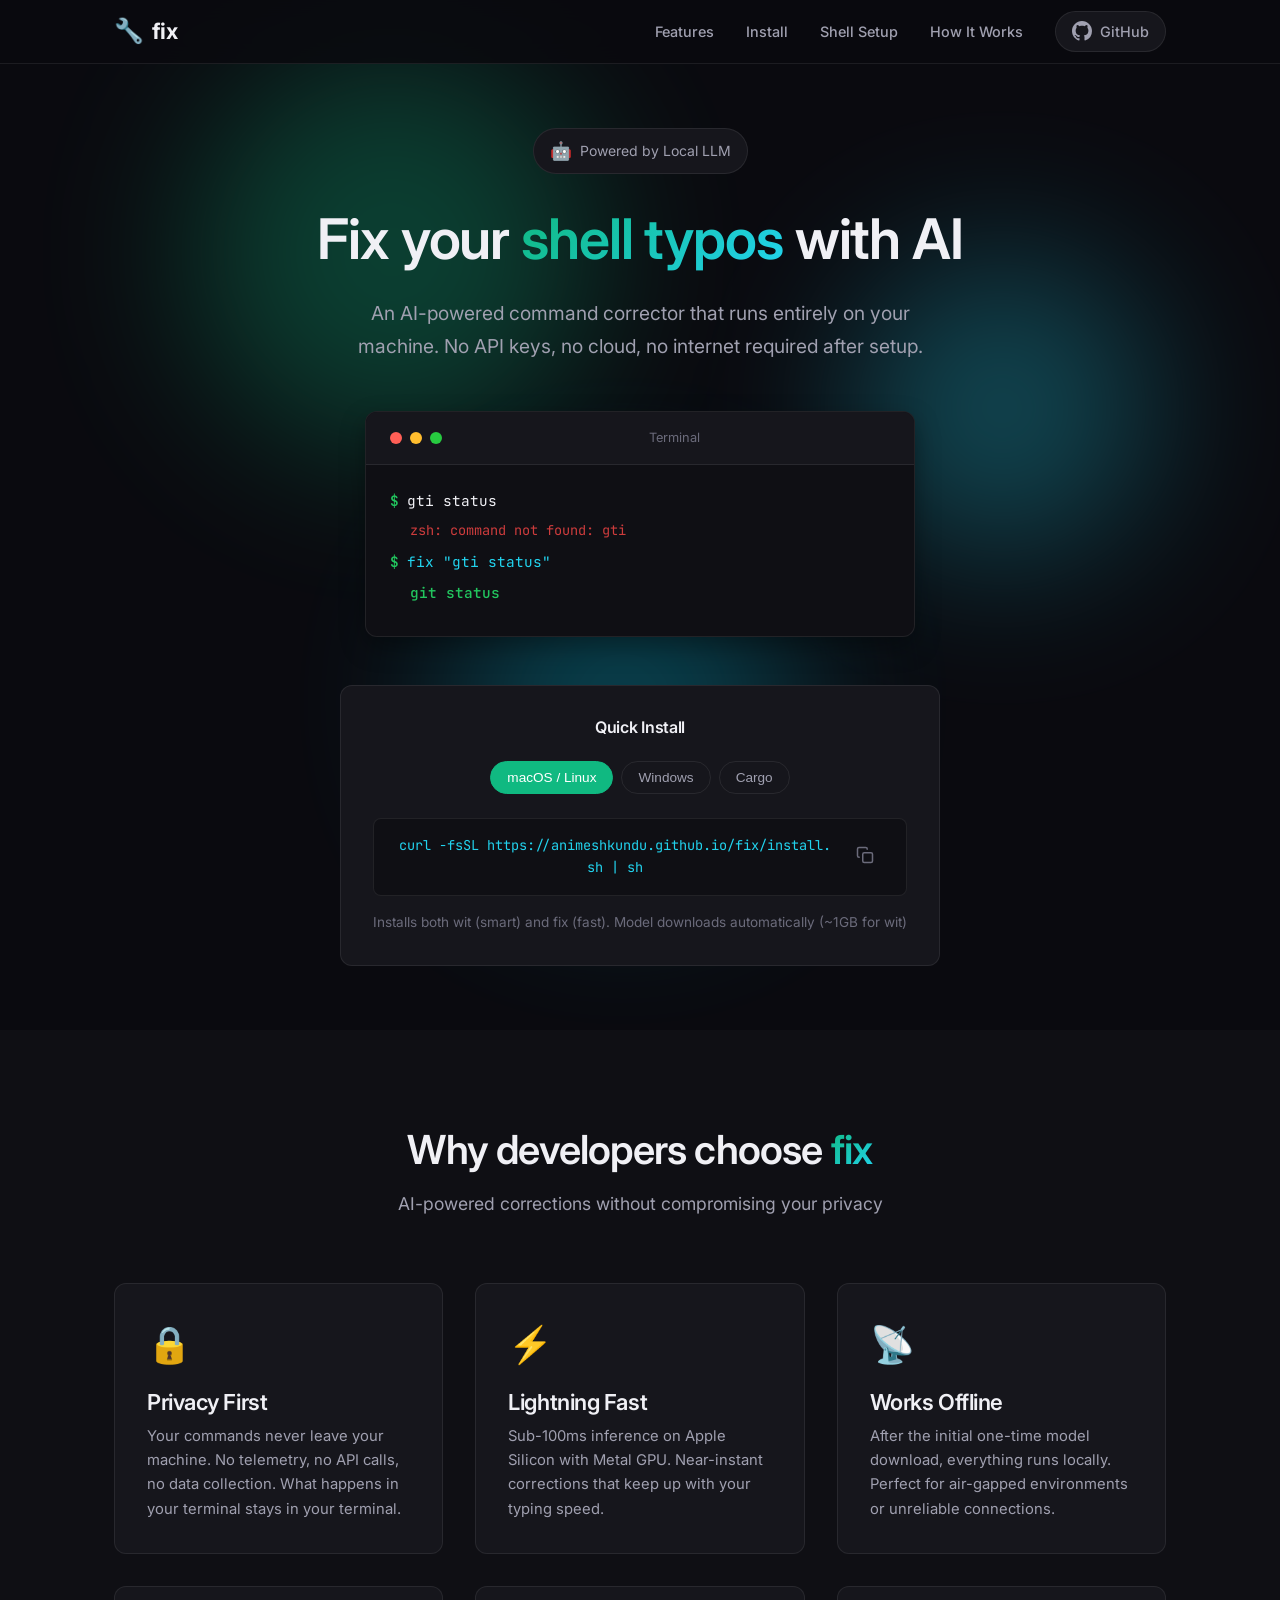
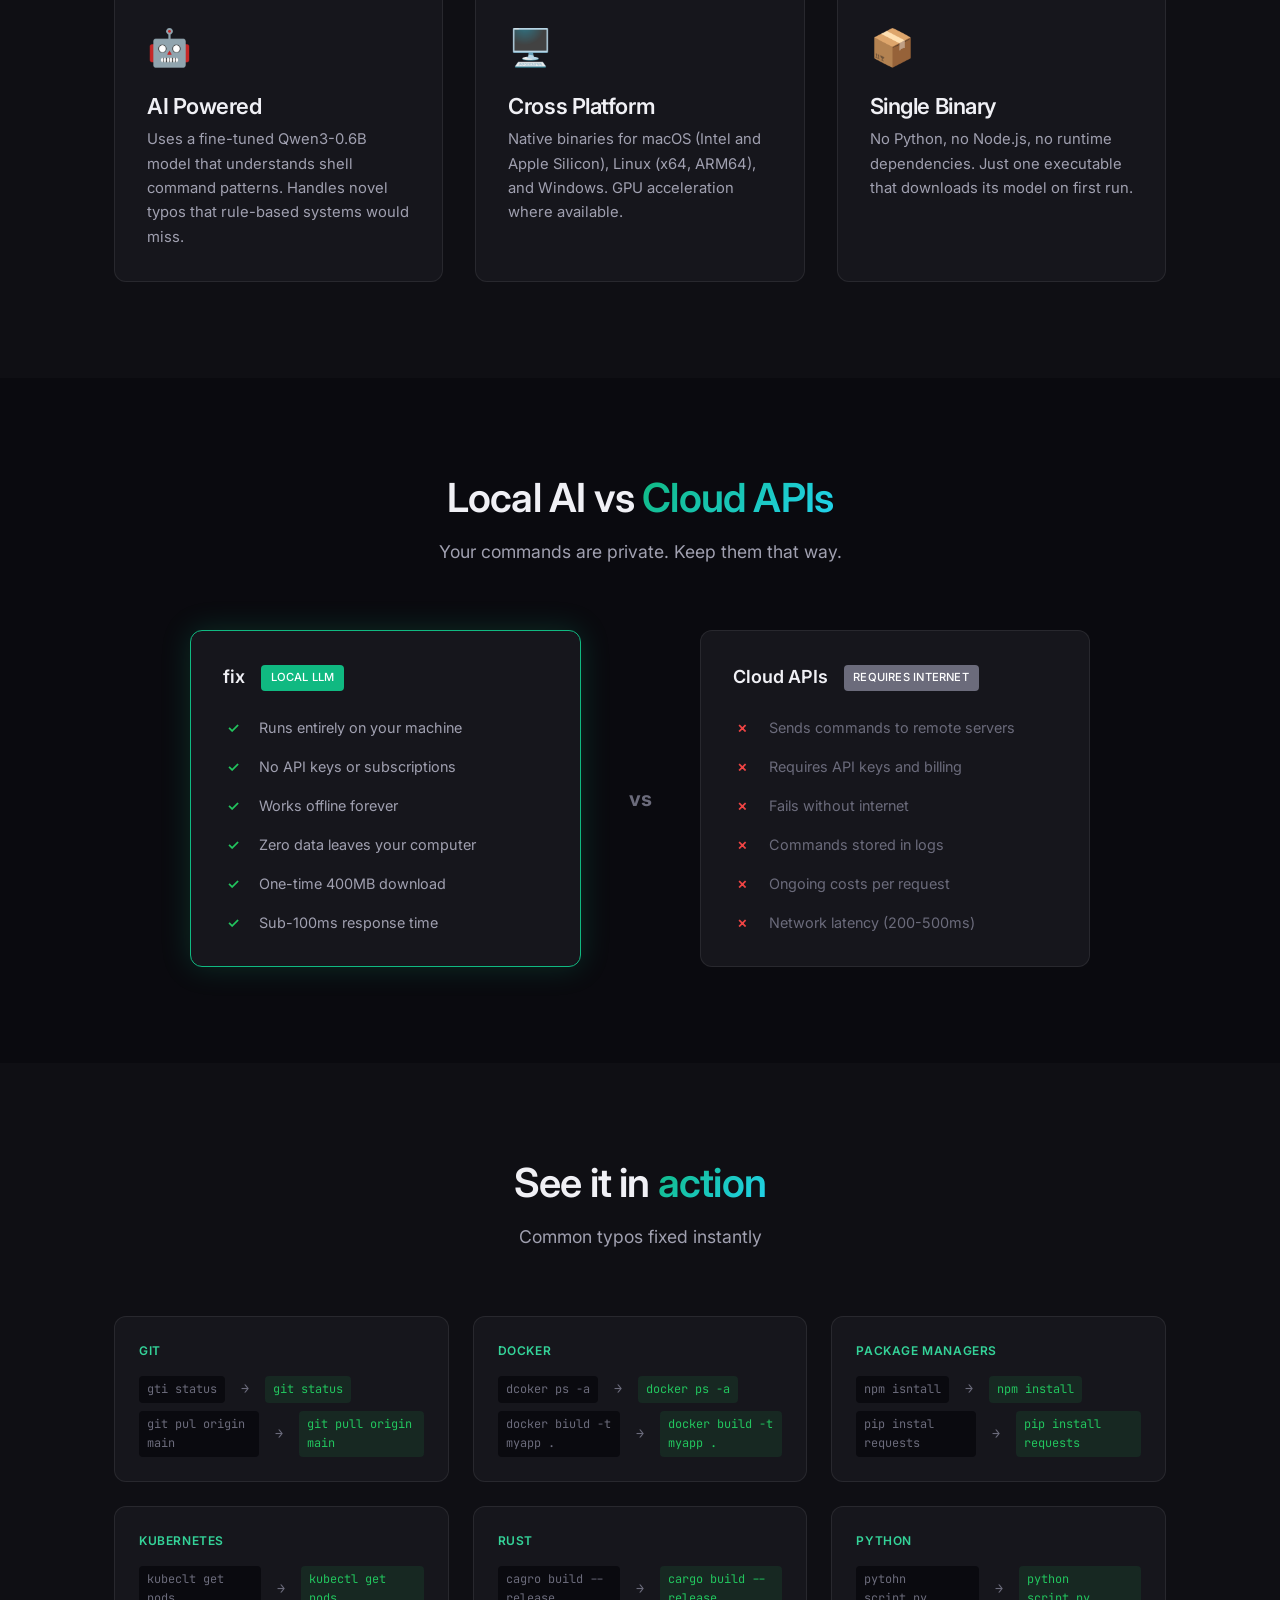
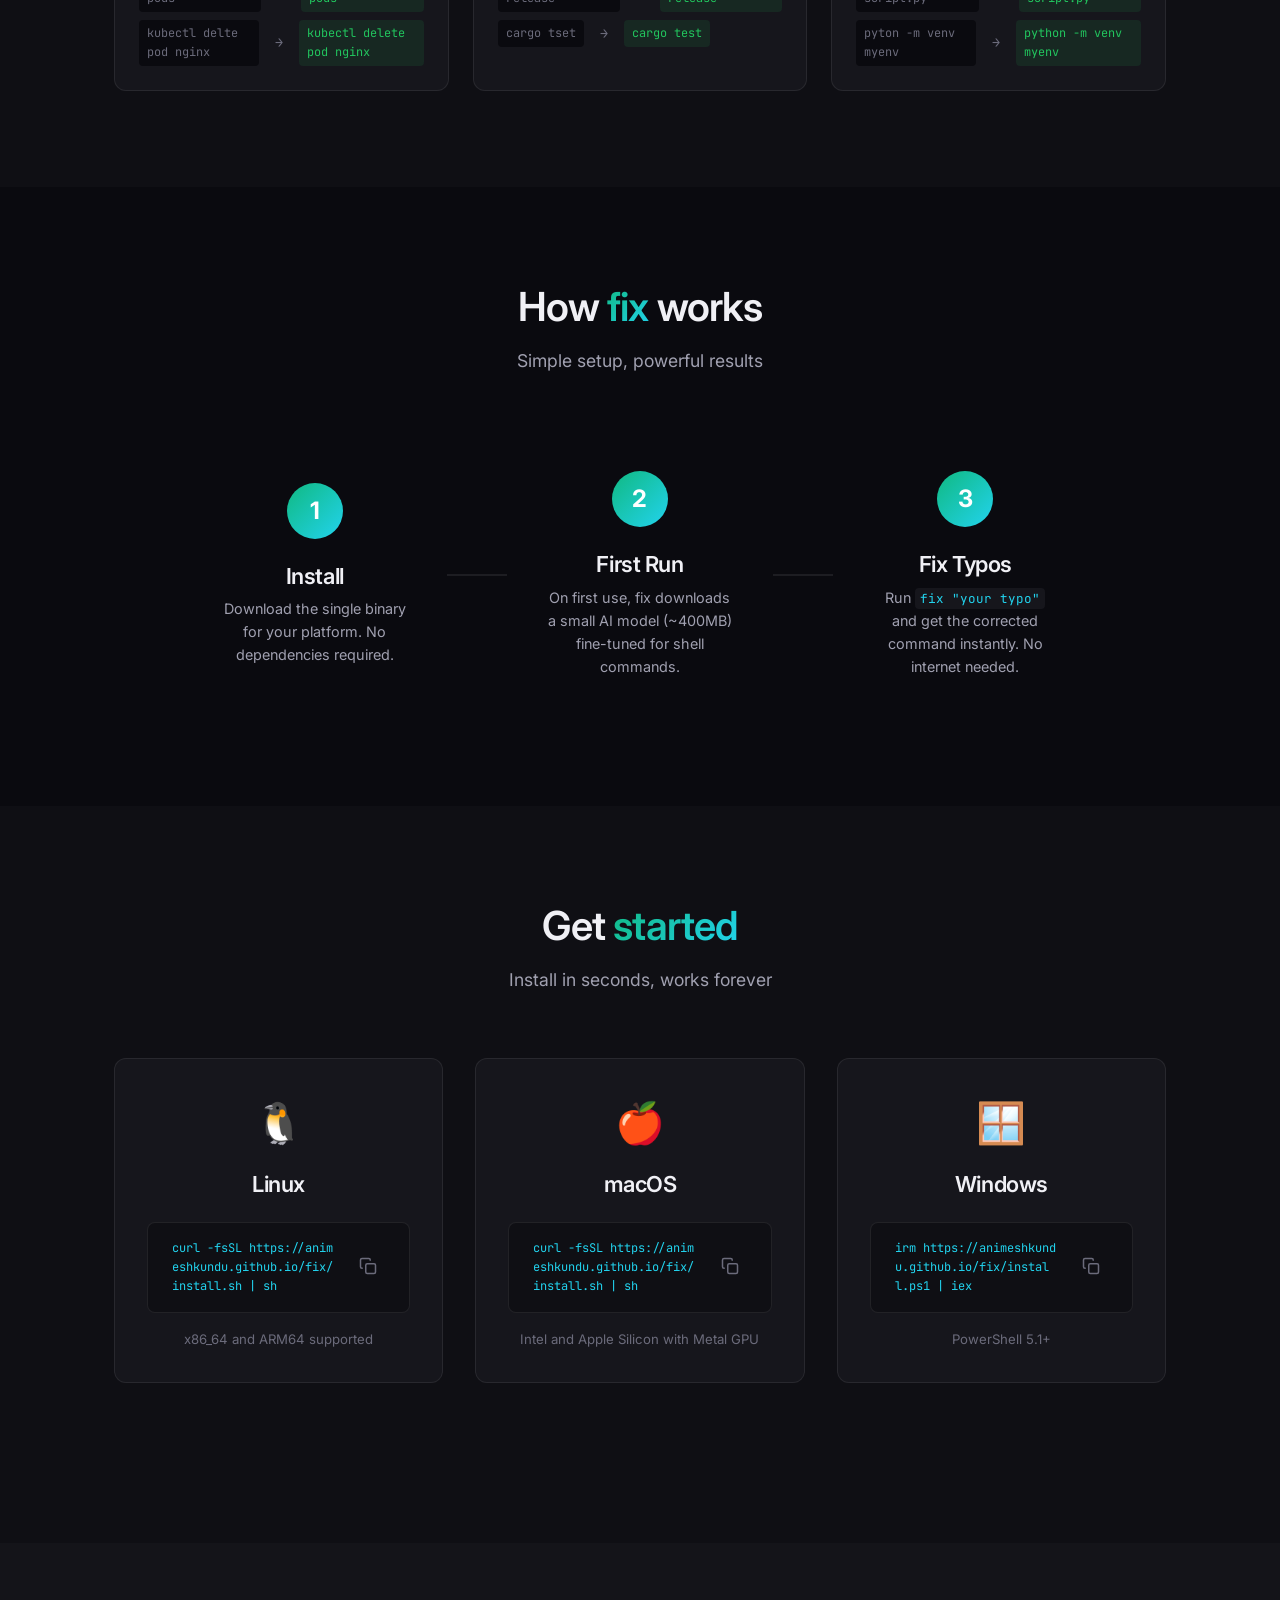
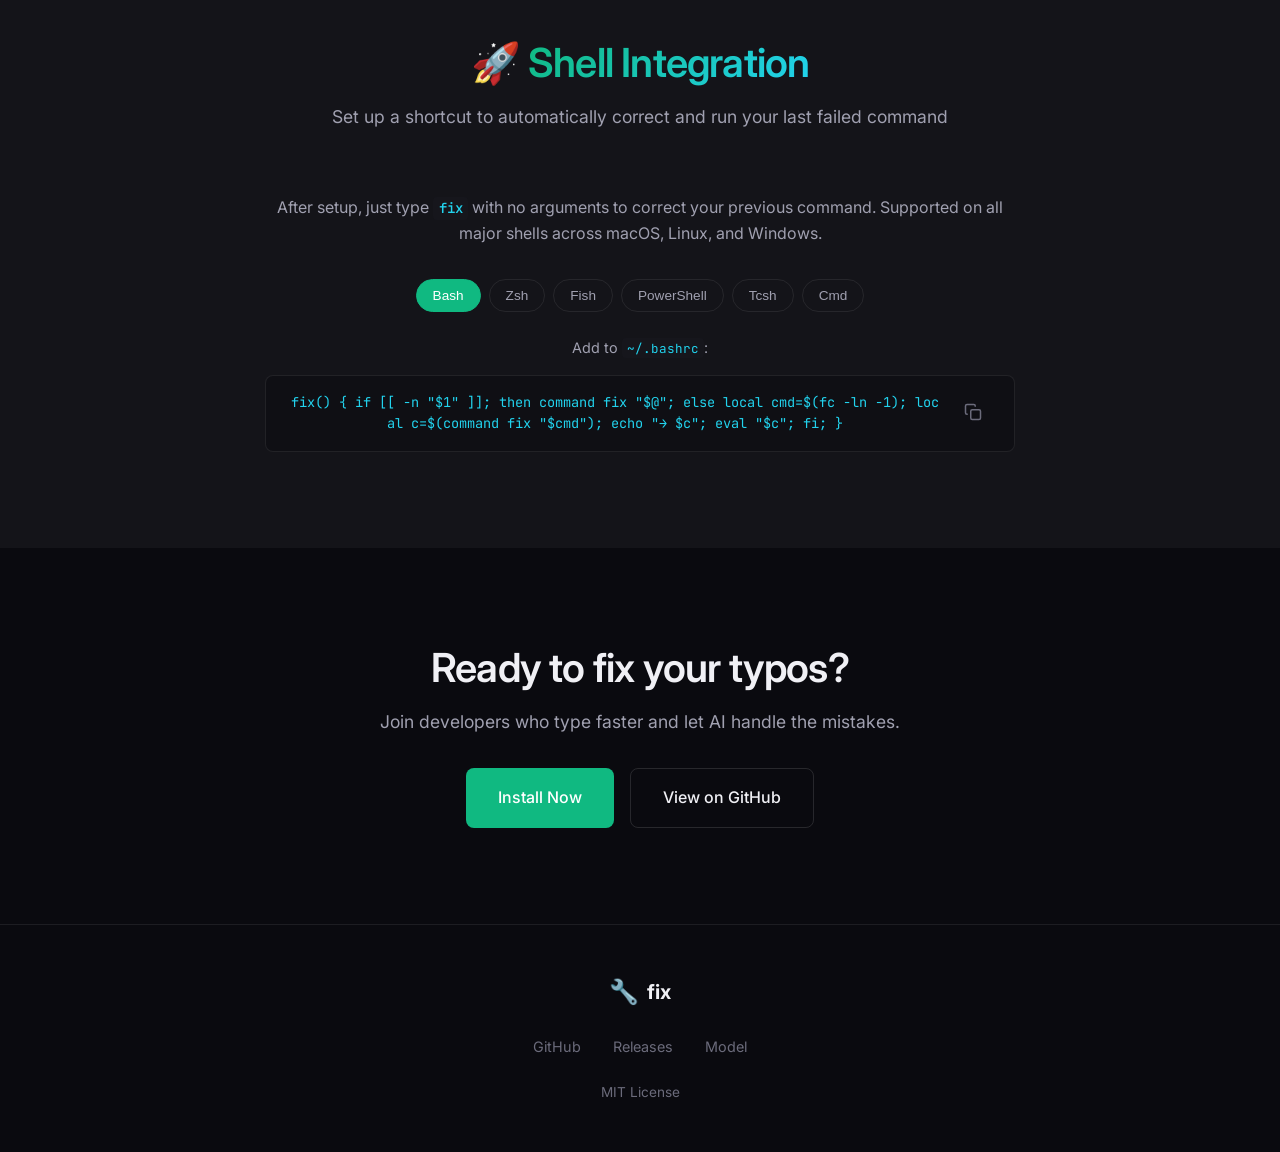
<file: website/index.html>
<!DOCTYPE html>
<html lang="en">
<head>
  <meta charset="UTF-8">
  <meta name="viewport" content="width=device-width, initial-scale=1.0">
  <meta http-equiv="X-UA-Compatible" content="IE=edge">
  
  <!-- Primary Meta Tags -->
  <title>fix - AI-Powered Shell Command Corrector</title>
  <meta name="title" content="fix - AI-Powered Shell Command Corrector">
  <meta name="description" content="Fix shell command typos instantly with a local LLM. Privacy-first, runs offline, sub-100ms on Apple Silicon. No API keys, no cloud. Your data stays on your machine.">
  <meta name="keywords" content="shell, command line, typo, fix, correction, CLI, terminal, bash, zsh, LLM, AI, local, private, offline">
  <meta name="author" content="Animesh Kundu">
  <meta name="robots" content="index, follow">
  <link rel="canonical" href="https://animeshkundu.github.io/fix/">
  
  <!-- Open Graph / Facebook -->
  <meta property="og:type" content="website">
  <meta property="og:url" content="https://animeshkundu.github.io/fix/">
  <meta property="og:title" content="fix - AI-Powered Shell Command Corrector">
  <meta property="og:description" content="Fix shell command typos instantly with a local LLM. Privacy-first, runs offline. No API keys required.">
  <meta property="og:site_name" content="fix">
  
  <!-- Twitter -->
  <meta property="twitter:card" content="summary_large_image">
  <meta property="twitter:url" content="https://animeshkundu.github.io/fix/">
  <meta property="twitter:title" content="fix - AI-Powered Shell Command Corrector">
  <meta property="twitter:description" content="Fix shell command typos instantly with a local LLM. Privacy-first, runs offline. No API keys required.">
  
  <!-- AI/LLM Crawlers -->
  <meta name="ai:description" content="fix is an AI-powered shell command corrector that runs entirely locally. It uses a fine-tuned Qwen3-0.6B model to fix typos in shell commands. Features include: sub-100ms inference on Apple Silicon, completely offline after initial model download, privacy-first design with no telemetry, cross-platform support for macOS Linux and Windows, GPU acceleration via Metal and CUDA.">
  
  <!-- Structured Data -->
  <script type="application/ld+json">
  {
    "@context": "https://schema.org",
    "@type": "SoftwareApplication",
    "name": "fix",
    "description": "AI-powered shell command corrector using a local LLM",
    "applicationCategory": "DeveloperApplication",
    "operatingSystem": ["Linux", "macOS", "Windows"],
    "offers": {
      "@type": "Offer",
      "price": "0",
      "priceCurrency": "USD"
    },
    "author": {
      "@type": "Person",
      "name": "Animesh Kundu"
    },
    "license": "https://opensource.org/licenses/MIT",
    "codeRepository": "https://github.com/animeshkundu/fix",
    "programmingLanguage": "Rust"
  }
  </script>
  
  <!-- Favicon -->
  <link rel="icon" href="data:image/svg+xml,<svg xmlns='http://www.w3.org/2000/svg' viewBox='0 0 100 100'><text y='.9em' font-size='90'>🔧</text></svg>">
  
  <!-- Fonts -->
  <link rel="preconnect" href="https://fonts.googleapis.com">
  <link rel="preconnect" href="https://fonts.gstatic.com" crossorigin>
  <link href="https://fonts.googleapis.com/css2?family=Inter:wght@300;400;500;600;700&family=JetBrains+Mono:wght@400;500&display=swap" rel="stylesheet">
  
  <link rel="stylesheet" href="style.css">
</head>
<body>
  <!-- Navigation -->
  <nav class="navbar" id="navbar">
    <div class="container">
      <a href="#" class="logo">
        <span class="logo-icon">🔧</span>
        <span class="logo-text">fix</span>
      </a>
      <div class="nav-links">
        <a href="#features">Features</a>
        <a href="#install">Install</a>
        <a href="#shell-integration">Shell Setup</a>
        <a href="#how-it-works">How It Works</a>
        <a href="https://github.com/animeshkundu/fix" class="github-link" target="_blank" rel="noopener">
          <svg viewBox="0 0 24 24" width="20" height="20" fill="currentColor"><path d="M12 0C5.37 0 0 5.37 0 12c0 5.31 3.435 9.795 8.205 11.385.6.105.825-.255.825-.57 0-.285-.015-1.23-.015-2.235-3.015.555-3.795-.735-4.035-1.41-.135-.345-.72-1.41-1.23-1.695-.42-.225-1.02-.78-.015-.795.945-.015 1.62.87 1.845 1.23 1.08 1.815 2.805 1.305 3.495.99.105-.78.42-1.305.765-1.605-2.67-.3-5.46-1.335-5.46-5.925 0-1.305.465-2.385 1.23-3.225-.12-.3-.54-1.53.12-3.18 0 0 1.005-.315 3.3 1.23.96-.27 1.98-.405 3-.405s2.04.135 3 .405c2.295-1.56 3.3-1.23 3.3-1.23.66 1.65.24 2.88.12 3.18.765.84 1.23 1.905 1.23 3.225 0 4.605-2.805 5.625-5.475 5.925.435.375.81 1.095.81 2.22 0 1.605-.015 2.895-.015 3.3 0 .315.225.69.825.57A12.02 12.02 0 0024 12c0-6.63-5.37-12-12-12z"/></svg>
          <span>GitHub</span>
        </a>
      </div>
      <button class="mobile-menu-btn" id="mobileMenuBtn" aria-label="Toggle menu">
        <span></span>
        <span></span>
        <span></span>
      </button>
    </div>
  </nav>

  <!-- Hero Section -->
  <header class="hero">
    <div class="hero-bg">
      <div class="gradient-orb orb-1"></div>
      <div class="gradient-orb orb-2"></div>
      <div class="gradient-orb orb-3"></div>
    </div>
    <div class="container">
      <div class="hero-badge">
        <span class="badge-icon">🤖</span>
        <span>Powered by Local LLM</span>
      </div>
      <h1 class="hero-title">
        Fix your <span class="highlight">shell typos</span> with AI
      </h1>
      <p class="hero-subtitle">
        An AI-powered command corrector that runs entirely on your machine. No API keys, no cloud, no internet required after setup.
      </p>
      
      <!-- Terminal Demo -->
      <div class="terminal-demo">
        <div class="terminal-header">
          <div class="terminal-buttons">
            <span class="btn-close"></span>
            <span class="btn-minimize"></span>
            <span class="btn-maximize"></span>
          </div>
          <span class="terminal-title">Terminal</span>
        </div>
        <div class="terminal-body">
          <div class="terminal-line">
            <span class="prompt">$</span>
            <span class="command">gti status</span>
          </div>
          <div class="terminal-line error">
            <span>zsh: command not found: gti</span>
          </div>
          <div class="terminal-line">
            <span class="prompt">$</span>
            <span class="command fix-cmd">fix "gti status"</span>
          </div>
          <div class="terminal-line suggestion">
            <span class="suggestion-cmd">git status</span>
          </div>
        </div>
      </div>
      
      <!-- Quick Install -->
      <div class="quick-install">
        <h3>Quick Install</h3>
        <div class="install-tabs">
          <button class="tab-btn active" data-tab="linux">macOS / Linux</button>
          <button class="tab-btn" data-tab="windows">Windows</button>
          <button class="tab-btn" data-tab="cargo">Cargo</button>
        </div>
        <div class="install-content">
          <div class="tab-panel active" id="linux">
            <div class="code-block">
              <code>curl -fsSL https://animeshkundu.github.io/fix/install.sh | sh</code>
              <button class="copy-btn" data-copy="curl -fsSL https://animeshkundu.github.io/fix/install.sh | sh" aria-label="Copy to clipboard">
                <svg viewBox="0 0 24 24" width="18" height="18" fill="none" stroke="currentColor" stroke-width="2"><rect x="9" y="9" width="13" height="13" rx="2"/><path d="M5 15H4a2 2 0 01-2-2V4a2 2 0 012-2h9a2 2 0 012 2v1"/></svg>
              </button>
            </div>
          </div>
          <div class="tab-panel" id="windows">
            <div class="code-block">
              <code>irm https://animeshkundu.github.io/fix/install.ps1 | iex</code>
              <button class="copy-btn" data-copy="irm https://animeshkundu.github.io/fix/install.ps1 | iex" aria-label="Copy to clipboard">
                <svg viewBox="0 0 24 24" width="18" height="18" fill="none" stroke="currentColor" stroke-width="2"><rect x="9" y="9" width="13" height="13" rx="2"/><path d="M5 15H4a2 2 0 01-2-2V4a2 2 0 012-2h9a2 2 0 012 2v1"/></svg>
              </button>
            </div>
          </div>
          <div class="tab-panel" id="cargo">
            <div class="code-block">
              <code>cargo install --git https://github.com/animeshkundu/fix fix-cli</code>
              <button class="copy-btn" data-copy="cargo install --git https://github.com/animeshkundu/fix fix-cli" aria-label="Copy to clipboard">
                <svg viewBox="0 0 24 24" width="18" height="18" fill="none" stroke="currentColor" stroke-width="2"><rect x="9" y="9" width="13" height="13" rx="2"/><path d="M5 15H4a2 2 0 01-2-2V4a2 2 0 012-2h9a2 2 0 012 2v1"/></svg>
              </button>
            </div>
          </div>
        </div>
        <p class="install-note">Installs both wit (smart) and fix (fast). Model downloads automatically (~1GB for wit)</p>
      </div>
    </div>
  </header>

  <!-- Features Section -->
  <section class="features" id="features">
    <div class="container">
      <div class="section-header">
        <h2>Why developers choose <span class="highlight">fix</span></h2>
        <p>AI-powered corrections without compromising your privacy</p>
      </div>
      
      <div class="features-grid">
        <div class="feature-card">
          <div class="feature-icon">🔒</div>
          <h3>Privacy First</h3>
          <p>Your commands never leave your machine. No telemetry, no API calls, no data collection. What happens in your terminal stays in your terminal.</p>
        </div>
        
        <div class="feature-card">
          <div class="feature-icon">⚡</div>
          <h3>Lightning Fast</h3>
          <p>Sub-100ms inference on Apple Silicon with Metal GPU. Near-instant corrections that keep up with your typing speed.</p>
        </div>
        
        <div class="feature-card">
          <div class="feature-icon">📡</div>
          <h3>Works Offline</h3>
          <p>After the initial one-time model download, everything runs locally. Perfect for air-gapped environments or unreliable connections.</p>
        </div>
        
        <div class="feature-card">
          <div class="feature-icon">🤖</div>
          <h3>AI Powered</h3>
          <p>Uses a fine-tuned Qwen3-0.6B model that understands shell command patterns. Handles novel typos that rule-based systems would miss.</p>
        </div>
        
        <div class="feature-card">
          <div class="feature-icon">🖥️</div>
          <h3>Cross Platform</h3>
          <p>Native binaries for macOS (Intel and Apple Silicon), Linux (x64, ARM64), and Windows. GPU acceleration where available.</p>
        </div>
        
        <div class="feature-card">
          <div class="feature-icon">📦</div>
          <h3>Single Binary</h3>
          <p>No Python, no Node.js, no runtime dependencies. Just one executable that downloads its model on first run.</p>
        </div>
      </div>
    </div>
  </section>

  <!-- Comparison Section -->
  <section class="comparison" id="comparison">
    <div class="container">
      <div class="section-header">
        <h2>Local AI vs <span class="highlight">Cloud APIs</span></h2>
        <p>Your commands are private. Keep them that way.</p>
      </div>
      
      <div class="comparison-grid">
        <div class="comparison-card fix-card">
          <div class="comparison-label">fix <span class="badge">Local LLM</span></div>
          <ul class="comparison-list">
            <li class="pro"><span class="icon">✓</span> Runs entirely on your machine</li>
            <li class="pro"><span class="icon">✓</span> No API keys or subscriptions</li>
            <li class="pro"><span class="icon">✓</span> Works offline forever</li>
            <li class="pro"><span class="icon">✓</span> Zero data leaves your computer</li>
            <li class="pro"><span class="icon">✓</span> One-time 400MB download</li>
            <li class="pro"><span class="icon">✓</span> Sub-100ms response time</li>
          </ul>
        </div>
        
        <div class="vs-divider">vs</div>
        
        <div class="comparison-card cloud-card">
          <div class="comparison-label">Cloud APIs <span class="badge cloud">Requires Internet</span></div>
          <ul class="comparison-list">
            <li class="con"><span class="icon">✗</span> Sends commands to remote servers</li>
            <li class="con"><span class="icon">✗</span> Requires API keys and billing</li>
            <li class="con"><span class="icon">✗</span> Fails without internet</li>
            <li class="con"><span class="icon">✗</span> Commands stored in logs</li>
            <li class="con"><span class="icon">✗</span> Ongoing costs per request</li>
            <li class="con"><span class="icon">✗</span> Network latency (200-500ms)</li>
          </ul>
        </div>
      </div>
    </div>
  </section>

  <!-- Examples Section -->
  <section class="examples" id="examples">
    <div class="container">
      <div class="section-header">
        <h2>See it in <span class="highlight">action</span></h2>
        <p>Common typos fixed instantly</p>
      </div>
      
      <div class="examples-grid">
        <div class="example-card">
          <div class="example-category">Git</div>
          <div class="example-pair">
            <code class="typo">gti status</code>
            <span class="arrow">→</span>
            <code class="fixed">git status</code>
          </div>
          <div class="example-pair">
            <code class="typo">git pul origin main</code>
            <span class="arrow">→</span>
            <code class="fixed">git pull origin main</code>
          </div>
        </div>
        
        <div class="example-card">
          <div class="example-category">Docker</div>
          <div class="example-pair">
            <code class="typo">dcoker ps -a</code>
            <span class="arrow">→</span>
            <code class="fixed">docker ps -a</code>
          </div>
          <div class="example-pair">
            <code class="typo">docker biuld -t myapp .</code>
            <span class="arrow">→</span>
            <code class="fixed">docker build -t myapp .</code>
          </div>
        </div>
        
        <div class="example-card">
          <div class="example-category">Package Managers</div>
          <div class="example-pair">
            <code class="typo">npm isntall</code>
            <span class="arrow">→</span>
            <code class="fixed">npm install</code>
          </div>
          <div class="example-pair">
            <code class="typo">pip instal requests</code>
            <span class="arrow">→</span>
            <code class="fixed">pip install requests</code>
          </div>
        </div>
        
        <div class="example-card">
          <div class="example-category">Kubernetes</div>
          <div class="example-pair">
            <code class="typo">kubeclt get pods</code>
            <span class="arrow">→</span>
            <code class="fixed">kubectl get pods</code>
          </div>
          <div class="example-pair">
            <code class="typo">kubectl delte pod nginx</code>
            <span class="arrow">→</span>
            <code class="fixed">kubectl delete pod nginx</code>
          </div>
        </div>
        
        <div class="example-card">
          <div class="example-category">Rust</div>
          <div class="example-pair">
            <code class="typo">cagro build --release</code>
            <span class="arrow">→</span>
            <code class="fixed">cargo build --release</code>
          </div>
          <div class="example-pair">
            <code class="typo">cargo tset</code>
            <span class="arrow">→</span>
            <code class="fixed">cargo test</code>
          </div>
        </div>
        
        <div class="example-card">
          <div class="example-category">Python</div>
          <div class="example-pair">
            <code class="typo">pytohn script.py</code>
            <span class="arrow">→</span>
            <code class="fixed">python script.py</code>
          </div>
          <div class="example-pair">
            <code class="typo">pyton -m venv myenv</code>
            <span class="arrow">→</span>
            <code class="fixed">python -m venv myenv</code>
          </div>
        </div>
      </div>
    </div>
  </section>

  <!-- How It Works Section -->
  <section class="how-it-works" id="how-it-works">
    <div class="container">
      <div class="section-header">
        <h2>How <span class="highlight">fix</span> works</h2>
        <p>Simple setup, powerful results</p>
      </div>
      
      <div class="steps">
        <div class="step">
          <div class="step-number">1</div>
          <div class="step-content">
            <h3>Install</h3>
            <p>Download the single binary for your platform. No dependencies required.</p>
          </div>
        </div>
        <div class="step-connector"></div>
        <div class="step">
          <div class="step-number">2</div>
          <div class="step-content">
            <h3>First Run</h3>
            <p>On first use, fix downloads a small AI model (~400MB) fine-tuned for shell commands.</p>
          </div>
        </div>
        <div class="step-connector"></div>
        <div class="step">
          <div class="step-number">3</div>
          <div class="step-content">
            <h3>Fix Typos</h3>
            <p>Run <code>fix "your typo"</code> and get the corrected command instantly. No internet needed.</p>
          </div>
        </div>
      </div>
    </div>
  </section>

  <!-- Install Detailed Section -->
  <section class="install-detailed" id="install">
    <div class="container">
      <div class="section-header">
        <h2>Get <span class="highlight">started</span></h2>
        <p>Install in seconds, works forever</p>
      </div>
      
      <div class="install-grid">
        <div class="install-card">
          <div class="platform-icon">🐧</div>
          <h3>Linux</h3>
          <div class="code-block">
            <code>curl -fsSL https://animeshkundu.github.io/fix/install.sh | sh</code>
            <button class="copy-btn" data-copy="curl -fsSL https://animeshkundu.github.io/fix/install.sh | sh" aria-label="Copy">
              <svg viewBox="0 0 24 24" width="18" height="18" fill="none" stroke="currentColor" stroke-width="2"><rect x="9" y="9" width="13" height="13" rx="2"/><path d="M5 15H4a2 2 0 01-2-2V4a2 2 0 012-2h9a2 2 0 012 2v1"/></svg>
            </button>
          </div>
          <p class="platform-note">x86_64 and ARM64 supported</p>
        </div>
        
        <div class="install-card">
          <div class="platform-icon">🍎</div>
          <h3>macOS</h3>
          <div class="code-block">
            <code>curl -fsSL https://animeshkundu.github.io/fix/install.sh | sh</code>
            <button class="copy-btn" data-copy="curl -fsSL https://animeshkundu.github.io/fix/install.sh | sh" aria-label="Copy">
              <svg viewBox="0 0 24 24" width="18" height="18" fill="none" stroke="currentColor" stroke-width="2"><rect x="9" y="9" width="13" height="13" rx="2"/><path d="M5 15H4a2 2 0 01-2-2V4a2 2 0 012-2h9a2 2 0 012 2v1"/></svg>
            </button>
          </div>
          <p class="platform-note">Intel and Apple Silicon with Metal GPU</p>
        </div>
        
        <div class="install-card">
          <div class="platform-icon">🪟</div>
          <h3>Windows</h3>
          <div class="code-block">
            <code>irm https://animeshkundu.github.io/fix/install.ps1 | iex</code>
            <button class="copy-btn" data-copy="irm https://animeshkundu.github.io/fix/install.ps1 | iex" aria-label="Copy">
              <svg viewBox="0 0 24 24" width="18" height="18" fill="none" stroke="currentColor" stroke-width="2"><rect x="9" y="9" width="13" height="13" rx="2"/><path d="M5 15H4a2 2 0 01-2-2V4a2 2 0 012-2h9a2 2 0 012 2v1"/></svg>
            </button>
          </div>
          <p class="platform-note">PowerShell 5.1+</p>
        </div>
      </div>
    </div>
  </section>

  <!-- Shell Integration Section -->
  <section class="shell-integration" id="shell-integration">
    <div class="container">
      <div class="section-header">
        <h2>🚀 <span class="highlight">Shell Integration</span></h2>
        <p>Set up a shortcut to automatically correct and run your last failed command</p>
      </div>
      
      <div class="shell-setup">
        <p class="shell-intro">After setup, just type <code>fix</code> with no arguments to correct your previous command. Supported on all major shells across macOS, Linux, and Windows.</p>
        
        <div class="shell-tabs">
          <button class="shell-tab active" data-shell="shell-bash">Bash</button>
          <button class="shell-tab" data-shell="shell-zsh">Zsh</button>
          <button class="shell-tab" data-shell="shell-fish">Fish</button>
          <button class="shell-tab" data-shell="shell-powershell">PowerShell</button>
          <button class="shell-tab" data-shell="shell-tcsh">Tcsh</button>
          <button class="shell-tab" data-shell="shell-cmd">Cmd</button>
        </div>
        
        <div class="shell-content">
          <div class="shell-panel active" id="shell-bash">
            <p class="shell-instruction">Add to <code>~/.bashrc</code>:</p>
            <div class="code-block">
              <code>fix() { if [[ -n "$1" ]]; then command fix "$@"; else local cmd=$(fc -ln -1); local c=$(command fix "$cmd"); echo "→ $c"; eval "$c"; fi; }</code>
              <button class="copy-btn" data-copy='fix() { if [[ -n "$1" ]]; then command fix "$@"; else local cmd=$(fc -ln -1); local c=$(command fix "$cmd"); echo "→ $c"; eval "$c"; fi; }' aria-label="Copy">
                <svg viewBox="0 0 24 24" width="18" height="18" fill="none" stroke="currentColor" stroke-width="2"><rect x="9" y="9" width="13" height="13" rx="2"/><path d="M5 15H4a2 2 0 01-2-2V4a2 2 0 012-2h9a2 2 0 012 2v1"/></svg>
              </button>
            </div>
          </div>
          <div class="shell-panel" id="shell-zsh">
            <p class="shell-instruction">Add to <code>~/.zshrc</code>:</p>
            <div class="code-block">
              <code>fix() { if [[ -n "$1" ]]; then command fix "$@"; else local cmd=$(fc -ln -1); local c=$(command fix "$cmd"); echo "→ $c"; eval "$c"; fi; }</code>
              <button class="copy-btn" data-copy='fix() { if [[ -n "$1" ]]; then command fix "$@"; else local cmd=$(fc -ln -1); local c=$(command fix "$cmd"); echo "→ $c"; eval "$c"; fi; }' aria-label="Copy">
                <svg viewBox="0 0 24 24" width="18" height="18" fill="none" stroke="currentColor" stroke-width="2"><rect x="9" y="9" width="13" height="13" rx="2"/><path d="M5 15H4a2 2 0 01-2-2V4a2 2 0 012-2h9a2 2 0 012 2v1"/></svg>
              </button>
            </div>
          </div>
          <div class="shell-panel" id="shell-fish">
            <p class="shell-instruction">Add to <code>~/.config/fish/functions/fix.fish</code>:</p>
            <div class="code-block">
              <code>function fix --wraps='command fix'; if test (count $argv) -gt 0; command fix $argv; else; set c (command fix (history --max=1)); echo "→ $c"; eval $c; end; end</code>
              <button class="copy-btn" data-copy="function fix --wraps='command fix'; if test (count $argv) -gt 0; command fix $argv; else; set c (command fix (history --max=1)); echo \"→ $c\"; eval $c; end; end" aria-label="Copy">
                <svg viewBox="0 0 24 24" width="18" height="18" fill="none" stroke="currentColor" stroke-width="2"><rect x="9" y="9" width="13" height="13" rx="2"/><path d="M5 15H4a2 2 0 01-2-2V4a2 2 0 012-2h9a2 2 0 012 2v1"/></svg>
              </button>
            </div>
          </div>
          <div class="shell-panel" id="shell-powershell">
            <p class="shell-instruction">Add to your <code>$PROFILE</code>:</p>
            <div class="code-block">
              <code>function fix { if ($args) { & fix.exe @args } else { $c = & fix.exe (Get-History -Count 1).CommandLine; Write-Host "→ $c"; iex $c } }</code>
              <button class="copy-btn" data-copy='function fix { if ($args) { & fix.exe @args } else { $c = & fix.exe (Get-History -Count 1).CommandLine; Write-Host "→ $c"; iex $c } }' aria-label="Copy">
                <svg viewBox="0 0 24 24" width="18" height="18" fill="none" stroke="currentColor" stroke-width="2"><rect x="9" y="9" width="13" height="13" rx="2"/><path d="M5 15H4a2 2 0 01-2-2V4a2 2 0 012-2h9a2 2 0 012 2v1"/></svg>
              </button>
            </div>
          </div>
          <div class="shell-panel" id="shell-tcsh">
            <p class="shell-instruction">Add to <code>~/.tcshrc</code> (use <code>fixlast</code> to correct last command):</p>
            <div class="code-block">
              <code>alias fixlast 'set _cmd = `history -h 1` && set _fix = `fix "$_cmd"` && echo "→ $_fix" && eval "$_fix"'</code>
              <button class="copy-btn" data-copy='alias fixlast '\''set _cmd = `history -h 1` && set _fix = `fix "$_cmd"` && echo "→ $_fix" && eval "$_fix"'\''' aria-label="Copy">
                <svg viewBox="0 0 24 24" width="18" height="18" fill="none" stroke="currentColor" stroke-width="2"><rect x="9" y="9" width="13" height="13" rx="2"/><path d="M5 15H4a2 2 0 01-2-2V4a2 2 0 012-2h9a2 2 0 012 2v1"/></svg>
              </button>
            </div>
          </div>
          <div class="shell-panel" id="shell-cmd">
            <p class="shell-instruction">Use fix directly (cmd has limited history access):</p>
            <div class="code-block">
              <code>fix.exe "gti status"</code>
              <button class="copy-btn" data-copy='fix.exe "gti status"' aria-label="Copy">
                <svg viewBox="0 0 24 24" width="18" height="18" fill="none" stroke="currentColor" stroke-width="2"><rect x="9" y="9" width="13" height="13" rx="2"/><path d="M5 15H4a2 2 0 01-2-2V4a2 2 0 012-2h9a2 2 0 012 2v1"/></svg>
              </button>
            </div>
          </div>
        </div>
      </div>
    </div>
  </section>

  <!-- CTA Section -->
  <section class="cta-section">
    <div class="container">
      <h2>Ready to fix your typos?</h2>
      <p>Join developers who type faster and let AI handle the mistakes.</p>
      <div class="cta-buttons">
        <a href="#install" class="btn btn-primary btn-lg">Install Now</a>
        <a href="https://github.com/animeshkundu/fix" class="btn btn-outline btn-lg" target="_blank" rel="noopener">View on GitHub</a>
      </div>
    </div>
  </section>

  <!-- Footer -->
  <footer class="footer">
    <div class="container">
      <div class="footer-content">
        <div class="footer-brand">
          <span class="logo-icon">🔧</span>
          <span class="logo-text">fix</span>
        </div>
        <div class="footer-links">
          <a href="https://github.com/animeshkundu/fix">GitHub</a>
          <a href="https://github.com/animeshkundu/fix/releases">Releases</a>
          <a href="https://huggingface.co/animeshkundu/cmd-correct">Model</a>
        </div>
        <p class="footer-copy">MIT License</p>
      </div>
    </div>
  </footer>

  <script>
    // Mobile menu toggle
    const mobileMenuBtn = document.getElementById('mobileMenuBtn');
    const navLinks = document.querySelector('.nav-links');
    
    mobileMenuBtn?.addEventListener('click', () => {
      navLinks.classList.toggle('active');
      mobileMenuBtn.classList.toggle('active');
    });

    // Tab switching for quick install
    document.querySelectorAll('.tab-btn').forEach(btn => {
      btn.addEventListener('click', () => {
        const tabId = btn.dataset.tab;
        const tabGroup = btn.closest('.quick-install');
        
        tabGroup.querySelectorAll('.tab-btn').forEach(t => t.classList.remove('active'));
        tabGroup.querySelectorAll('.tab-panel').forEach(p => p.classList.remove('active'));
        
        btn.classList.add('active');
        tabGroup.querySelector(`#${tabId}`).classList.add('active');
      });
    });

    // Shell tabs
    document.querySelectorAll('.shell-tab').forEach(btn => {
      btn.addEventListener('click', () => {
        const shellId = btn.dataset.shell;
        
        document.querySelectorAll('.shell-tab').forEach(t => t.classList.remove('active'));
        document.querySelectorAll('.shell-panel').forEach(p => p.classList.remove('active'));
        
        btn.classList.add('active');
        document.getElementById(shellId).classList.add('active');
      });
    });

    // Copy to clipboard
    document.querySelectorAll('.copy-btn').forEach(btn => {
      btn.addEventListener('click', () => {
        const text = btn.dataset.copy || btn.parentElement.querySelector('code').textContent;
        navigator.clipboard.writeText(text).then(() => {
          btn.classList.add('copied');
          setTimeout(() => btn.classList.remove('copied'), 2000);
        });
      });
    });

    // OS detection - auto-select install tab
    function detectOS() {
      const ua = navigator.userAgent.toLowerCase();
      if (ua.includes('win')) return 'windows';
      return 'linux';
    }

    document.addEventListener('DOMContentLoaded', () => {
      const os = detectOS();
      const tab = document.querySelector(`.quick-install [data-tab="${os}"]`);
      if (tab && !tab.classList.contains('active')) {
        tab.click();
      }
    });

    // Smooth scroll
    document.querySelectorAll('a[href^="#"]').forEach(anchor => {
      anchor.addEventListener('click', function(e) {
        e.preventDefault();
        const target = document.querySelector(this.getAttribute('href'));
        if (target) {
          target.scrollIntoView({ behavior: 'smooth', block: 'start' });
        }
      });
    });

    // Navbar scroll effect
    let lastScroll = 0;
    window.addEventListener('scroll', () => {
      const navbar = document.getElementById('navbar');
      const currentScroll = window.pageYOffset;
      
      if (currentScroll > 50) {
        navbar.classList.add('scrolled');
      } else {
        navbar.classList.remove('scrolled');
      }
      
      lastScroll = currentScroll;
    });
  </script>
</body>
</html>
</file>
<file: website/style.css>
/* ============================
   fix Website - Main Styles
   ============================ */

/* CSS Reset & Base */
*, *::before, *::after {
  box-sizing: border-box;
  margin: 0;
  padding: 0;
}

:root {
  /* Colors - Modern Dark Theme with Cyan/Green Accents */
  --color-bg: #0a0a0f;
  --color-bg-secondary: #0f0f14;
  --color-bg-tertiary: #141419;
  --color-surface: #16161c;
  --color-surface-elevated: #1c1c24;
  
  --color-text: #f0f0f5;
  --color-text-secondary: #a0a0b0;
  --color-text-muted: #6b6b7b;
  
  --color-primary: #10b981;
  --color-primary-light: #34d399;
  --color-primary-dark: #059669;
  
  --color-accent: #22d3ee;
  --color-accent-secondary: #06b6d4;
  
  --color-success: #22c55e;
  --color-warning: #f59e0b;
  --color-error: #ef4444;
  
  --color-border: rgba(255, 255, 255, 0.08);
  --color-border-light: rgba(255, 255, 255, 0.12);
  
  /* Gradients */
  --gradient-primary: linear-gradient(135deg, var(--color-primary) 0%, var(--color-accent) 100%);
  --gradient-hero: linear-gradient(180deg, var(--color-bg) 0%, var(--color-bg-secondary) 100%);
  
  /* Typography */
  --font-sans: 'Inter', -apple-system, BlinkMacSystemFont, 'Segoe UI', Roboto, sans-serif;
  --font-mono: 'JetBrains Mono', 'SF Mono', Monaco, Consolas, monospace;
  
  /* Spacing */
  --spacing-xs: 0.25rem;
  --spacing-sm: 0.5rem;
  --spacing-md: 1rem;
  --spacing-lg: 1.5rem;
  --spacing-xl: 2rem;
  --spacing-2xl: 3rem;
  --spacing-3xl: 4rem;
  --spacing-4xl: 6rem;
  
  /* Border Radius */
  --radius-sm: 4px;
  --radius-md: 8px;
  --radius-lg: 12px;
  --radius-xl: 16px;
  --radius-full: 9999px;
  
  /* Shadows */
  --shadow-sm: 0 1px 2px rgba(0, 0, 0, 0.2);
  --shadow-md: 0 4px 6px rgba(0, 0, 0, 0.25);
  --shadow-lg: 0 10px 25px rgba(0, 0, 0, 0.35);
  --shadow-glow: 0 0 30px rgba(16, 185, 129, 0.2);
  
  /* Transitions */
  --transition-fast: 150ms ease;
  --transition-normal: 250ms ease;
  --transition-slow: 350ms ease;
  
  /* Layout */
  --max-width: 1100px;
  --navbar-height: 64px;
}

/* Base Styles */
html {
  scroll-behavior: smooth;
  font-size: 16px;
}

body {
  font-family: var(--font-sans);
  background-color: var(--color-bg);
  color: var(--color-text);
  line-height: 1.6;
  overflow-x: hidden;
  -webkit-font-smoothing: antialiased;
  -moz-osx-font-smoothing: grayscale;
}

/* Typography */
h1, h2, h3, h4, h5, h6 {
  font-weight: 600;
  line-height: 1.2;
  letter-spacing: -0.02em;
}

h1 { font-size: clamp(2rem, 5vw, 3.5rem); }
h2 { font-size: clamp(1.75rem, 4vw, 2.5rem); }
h3 { font-size: clamp(1.125rem, 2.5vw, 1.375rem); }
h4 { font-size: 1.125rem; }

p {
  color: var(--color-text-secondary);
}

a {
  color: var(--color-primary-light);
  text-decoration: none;
  transition: color var(--transition-fast);
}

a:hover {
  color: var(--color-accent);
}

code {
  font-family: var(--font-mono);
  font-size: 0.875em;
  background: var(--color-surface);
  padding: 0.15em 0.4em;
  border-radius: var(--radius-sm);
}

/* Container */
.container {
  width: 100%;
  max-width: var(--max-width);
  margin: 0 auto;
  padding: 0 var(--spacing-lg);
}

/* ============================
   Navigation
   ============================ */
.navbar {
  position: fixed;
  top: 0;
  left: 0;
  right: 0;
  height: var(--navbar-height);
  background: rgba(10, 10, 15, 0.85);
  backdrop-filter: blur(12px);
  -webkit-backdrop-filter: blur(12px);
  border-bottom: 1px solid var(--color-border);
  z-index: 1000;
  transition: all var(--transition-normal);
}

.navbar.scrolled {
  background: rgba(10, 10, 15, 0.95);
}

.navbar .container {
  display: flex;
  align-items: center;
  justify-content: space-between;
  height: 100%;
}

.logo {
  display: flex;
  align-items: center;
  gap: var(--spacing-sm);
  font-size: 1.375rem;
  font-weight: 700;
  color: var(--color-text);
}

.logo:hover {
  color: var(--color-text);
}

.logo-icon {
  font-size: 1.5rem;
}

.nav-links {
  display: flex;
  align-items: center;
  gap: var(--spacing-xl);
}

.nav-links a {
  color: var(--color-text-secondary);
  font-weight: 500;
  font-size: 0.9rem;
  transition: color var(--transition-fast);
}

.nav-links a:hover {
  color: var(--color-text);
}

.github-link {
  display: flex;
  align-items: center;
  gap: var(--spacing-sm);
  padding: 0.5rem 1rem;
  background: var(--color-surface);
  border-radius: var(--radius-full);
  border: 1px solid var(--color-border);
}

.github-link:hover {
  background: var(--color-surface-elevated);
  border-color: var(--color-border-light);
}

.mobile-menu-btn {
  display: none;
  flex-direction: column;
  gap: 5px;
  padding: 8px;
  background: none;
  border: none;
  cursor: pointer;
}

.mobile-menu-btn span {
  width: 24px;
  height: 2px;
  background: var(--color-text);
  border-radius: 2px;
  transition: var(--transition-fast);
}

/* ============================
   Hero Section
   ============================ */
.hero {
  position: relative;
  min-height: 100vh;
  display: flex;
  flex-direction: column;
  align-items: center;
  justify-content: center;
  padding: calc(var(--navbar-height) + var(--spacing-3xl)) var(--spacing-lg) var(--spacing-3xl);
  overflow: hidden;
}

.hero-bg {
  position: absolute;
  top: 0;
  left: 0;
  right: 0;
  bottom: 0;
  overflow: hidden;
  pointer-events: none;
}

.gradient-orb {
  position: absolute;
  border-radius: 50%;
  filter: blur(80px);
  opacity: 0.3;
}

.orb-1 {
  top: 5%;
  left: 15%;
  width: 400px;
  height: 400px;
  background: var(--color-primary);
}

.orb-2 {
  top: 25%;
  right: 10%;
  width: 300px;
  height: 300px;
  background: var(--color-accent);
}

.orb-3 {
  bottom: 15%;
  left: 35%;
  width: 350px;
  height: 350px;
  background: var(--color-accent-secondary);
}

.hero .container {
  position: relative;
  text-align: center;
  max-width: 850px;
}

.hero-badge {
  display: inline-flex;
  align-items: center;
  gap: var(--spacing-sm);
  padding: 0.5rem 1rem;
  background: var(--color-surface);
  border: 1px solid var(--color-border);
  border-radius: var(--radius-full);
  font-size: 0.875rem;
  color: var(--color-text-secondary);
  margin-bottom: var(--spacing-xl);
}

.badge-icon {
  font-size: 1.1rem;
}

.hero-title {
  margin-bottom: var(--spacing-lg);
  color: var(--color-text);
}

.highlight {
  background: var(--gradient-primary);
  -webkit-background-clip: text;
  -webkit-text-fill-color: transparent;
  background-clip: text;
}

.hero-subtitle {
  font-size: 1.2rem;
  color: var(--color-text-secondary);
  max-width: 600px;
  margin: 0 auto var(--spacing-2xl);
  line-height: 1.7;
}

/* Terminal Demo */
.terminal-demo {
  background: var(--color-bg-secondary);
  border: 1px solid var(--color-border);
  border-radius: var(--radius-lg);
  overflow: hidden;
  box-shadow: var(--shadow-lg);
  max-width: 550px;
  margin: 0 auto var(--spacing-2xl);
  text-align: left;
}

.terminal-header {
  display: flex;
  align-items: center;
  gap: var(--spacing-md);
  padding: var(--spacing-md) var(--spacing-lg);
  background: var(--color-surface);
  border-bottom: 1px solid var(--color-border);
}

.terminal-buttons {
  display: flex;
  gap: 8px;
}

.terminal-buttons span {
  width: 12px;
  height: 12px;
  border-radius: 50%;
}

.btn-close { background: #ff5f56; }
.btn-minimize { background: #ffbd2e; }
.btn-maximize { background: #27ca40; }

.terminal-title {
  flex: 1;
  text-align: center;
  color: var(--color-text-muted);
  font-size: 0.8rem;
}

.terminal-body {
  padding: var(--spacing-lg);
  font-family: var(--font-mono);
  font-size: 0.9rem;
}

.terminal-line {
  display: flex;
  align-items: flex-start;
  gap: var(--spacing-sm);
  margin-bottom: var(--spacing-sm);
  min-height: 1.5em;
}

.prompt {
  color: var(--color-success);
  font-weight: 600;
}

.command {
  color: var(--color-text);
}

.fix-cmd {
  color: var(--color-accent);
}

.terminal-line.error {
  color: var(--color-error);
  padding-left: 1.25rem;
  opacity: 0.85;
  font-size: 0.85rem;
}

.terminal-line.suggestion {
  padding-left: 1.25rem;
}

.suggestion-cmd {
  color: var(--color-success);
  font-weight: 500;
}

/* Quick Install */
.quick-install {
  background: var(--color-surface);
  border: 1px solid var(--color-border);
  border-radius: var(--radius-lg);
  padding: var(--spacing-xl);
  max-width: 600px;
  margin: 0 auto;
}

.quick-install h3 {
  text-align: center;
  margin-bottom: var(--spacing-lg);
  color: var(--color-text);
  font-size: 1rem;
}

.install-tabs {
  display: flex;
  justify-content: center;
  gap: var(--spacing-sm);
  margin-bottom: var(--spacing-lg);
  flex-wrap: wrap;
}

.tab-btn {
  padding: 0.5rem 1rem;
  background: transparent;
  border: 1px solid var(--color-border);
  border-radius: var(--radius-full);
  color: var(--color-text-secondary);
  font-size: 0.85rem;
  font-weight: 500;
  cursor: pointer;
  transition: all var(--transition-fast);
}

.tab-btn:hover {
  border-color: var(--color-border-light);
  color: var(--color-text);
}

.tab-btn.active {
  background: var(--color-primary);
  border-color: var(--color-primary);
  color: white;
}

.install-content {
  min-height: 60px;
}

.tab-panel {
  display: none;
}

.tab-panel.active {
  display: block;
  animation: fadeIn 0.2s ease;
}

@keyframes fadeIn {
  from { opacity: 0; transform: translateY(-5px); }
  to { opacity: 1; transform: translateY(0); }
}

.code-block {
  display: flex;
  align-items: center;
  gap: var(--spacing-md);
  background: var(--color-bg-secondary);
  border: 1px solid var(--color-border);
  border-radius: var(--radius-md);
  padding: var(--spacing-md) var(--spacing-lg);
}

.code-block code {
  flex: 1;
  background: none;
  padding: 0;
  color: var(--color-accent);
  font-size: 0.85rem;
  word-break: break-all;
}

.copy-btn {
  flex-shrink: 0;
  padding: var(--spacing-sm);
  background: transparent;
  border: none;
  color: var(--color-text-muted);
  cursor: pointer;
  border-radius: var(--radius-sm);
  transition: all var(--transition-fast);
}

.copy-btn:hover {
  color: var(--color-text);
  background: var(--color-surface);
}

.copy-btn.copied {
  color: var(--color-success);
}

.install-note {
  text-align: center;
  margin-top: var(--spacing-md);
  font-size: 0.85rem;
  color: var(--color-text-muted);
}

/* ============================
   Features Section
   ============================ */
.features {
  padding: var(--spacing-4xl) 0;
  background: var(--color-bg-secondary);
}

.section-header {
  text-align: center;
  margin-bottom: var(--spacing-3xl);
}

.section-header h2 {
  margin-bottom: var(--spacing-md);
  color: var(--color-text);
}

.section-header p {
  font-size: 1.1rem;
}

.features-grid {
  display: grid;
  grid-template-columns: repeat(auto-fit, minmax(300px, 1fr));
  gap: var(--spacing-xl);
}

.feature-card {
  background: var(--color-surface);
  border: 1px solid var(--color-border);
  border-radius: var(--radius-lg);
  padding: var(--spacing-xl);
  transition: all var(--transition-normal);
}

.feature-card:hover {
  border-color: var(--color-border-light);
  transform: translateY(-4px);
  box-shadow: var(--shadow-lg);
}

.feature-icon {
  font-size: 2.25rem;
  margin-bottom: var(--spacing-md);
}

.feature-card h3 {
  margin-bottom: var(--spacing-sm);
  color: var(--color-text);
}

.feature-card p {
  font-size: 0.925rem;
  line-height: 1.65;
}

/* ============================
   Comparison Section
   ============================ */
.comparison {
  padding: var(--spacing-4xl) 0;
}

.comparison-grid {
  display: flex;
  align-items: stretch;
  gap: var(--spacing-xl);
  max-width: 900px;
  margin: 0 auto;
  flex-wrap: wrap;
}

.comparison-card {
  flex: 1;
  min-width: 280px;
  background: var(--color-surface);
  border: 1px solid var(--color-border);
  border-radius: var(--radius-lg);
  padding: var(--spacing-xl);
}

.fix-card {
  border-color: var(--color-primary);
  box-shadow: var(--shadow-glow);
}

.comparison-label {
  font-size: 1.125rem;
  font-weight: 600;
  margin-bottom: var(--spacing-lg);
  display: flex;
  align-items: center;
  gap: var(--spacing-md);
}

.badge {
  font-size: 0.7rem;
  padding: 0.25rem 0.6rem;
  background: var(--color-primary);
  color: white;
  border-radius: var(--radius-sm);
  font-weight: 500;
  text-transform: uppercase;
  letter-spacing: 0.02em;
}

.badge.cloud {
  background: var(--color-text-muted);
}

.comparison-list {
  list-style: none;
  display: flex;
  flex-direction: column;
  gap: var(--spacing-md);
}

.comparison-list li {
  display: flex;
  align-items: center;
  gap: var(--spacing-md);
  font-size: 0.9rem;
}

.comparison-list .icon {
  font-weight: 600;
  width: 20px;
  text-align: center;
}

.comparison-list .pro {
  color: var(--color-text-secondary);
}

.comparison-list .pro .icon {
  color: var(--color-success);
}

.comparison-list .con {
  color: var(--color-text-muted);
}

.comparison-list .con .icon {
  color: var(--color-error);
}

.vs-divider {
  display: flex;
  align-items: center;
  justify-content: center;
  font-size: 1.25rem;
  font-weight: 700;
  color: var(--color-text-muted);
  padding: 0 var(--spacing-md);
}

/* ============================
   Examples Section
   ============================ */
.examples {
  padding: var(--spacing-4xl) 0;
  background: var(--color-bg-secondary);
}

.examples-grid {
  display: grid;
  grid-template-columns: repeat(auto-fit, minmax(300px, 1fr));
  gap: var(--spacing-lg);
}

.example-card {
  background: var(--color-surface);
  border: 1px solid var(--color-border);
  border-radius: var(--radius-lg);
  padding: var(--spacing-lg);
}

.example-category {
  font-size: 0.75rem;
  font-weight: 600;
  text-transform: uppercase;
  letter-spacing: 0.05em;
  color: var(--color-primary-light);
  margin-bottom: var(--spacing-md);
}

.example-pair {
  display: flex;
  align-items: center;
  gap: var(--spacing-md);
  margin-bottom: var(--spacing-sm);
  font-family: var(--font-mono);
  font-size: 0.85rem;
}

.example-pair:last-child {
  margin-bottom: 0;
}

.example-pair .typo {
  color: var(--color-text-muted);
  background: var(--color-bg);
  padding: 0.25rem 0.5rem;
  border-radius: var(--radius-sm);
}

.example-pair .arrow {
  color: var(--color-text-muted);
}

.example-pair .fixed {
  color: var(--color-success);
  background: rgba(34, 197, 94, 0.1);
  padding: 0.25rem 0.5rem;
  border-radius: var(--radius-sm);
}

/* ============================
   How It Works Section
   ============================ */
.how-it-works {
  padding: var(--spacing-4xl) 0;
}

.steps {
  display: flex;
  align-items: center;
  justify-content: center;
  gap: var(--spacing-sm);
  max-width: 900px;
  margin: 0 auto;
  flex-wrap: wrap;
}

.step {
  flex: 1;
  min-width: 200px;
  text-align: center;
  padding: var(--spacing-xl);
}

.step-number {
  width: 56px;
  height: 56px;
  background: var(--gradient-primary);
  border-radius: 50%;
  display: flex;
  align-items: center;
  justify-content: center;
  font-size: 1.5rem;
  font-weight: 700;
  color: white;
  margin: 0 auto var(--spacing-lg);
}

.step-content h3 {
  margin-bottom: var(--spacing-sm);
  color: var(--color-text);
}

.step-content p {
  font-size: 0.9rem;
  line-height: 1.6;
}

.step-content code {
  color: var(--color-accent);
  background: var(--color-surface);
}

.step-connector {
  width: 60px;
  height: 2px;
  background: var(--color-border);
}

/* ============================
   Install Detailed Section
   ============================ */
.install-detailed {
  padding: var(--spacing-4xl) 0;
  background: var(--color-bg-secondary);
}

.install-grid {
  display: grid;
  grid-template-columns: repeat(auto-fit, minmax(280px, 1fr));
  gap: var(--spacing-xl);
  margin-bottom: var(--spacing-3xl);
}

.install-card {
  background: var(--color-surface);
  border: 1px solid var(--color-border);
  border-radius: var(--radius-lg);
  padding: var(--spacing-xl);
  text-align: center;
}

.platform-icon {
  font-size: 2.5rem;
  margin-bottom: var(--spacing-md);
}

.install-card h3 {
  margin-bottom: var(--spacing-lg);
  color: var(--color-text);
}

.install-card .code-block {
  text-align: left;
  margin-bottom: var(--spacing-md);
}

.install-card .code-block code {
  font-size: 0.75rem;
}

.platform-note {
  font-size: 0.825rem;
  color: var(--color-text-muted);
}

/* Shell Setup */
.shell-setup {
  max-width: 750px;
  margin: 0 auto;
  text-align: center;
}

.shell-setup h3 {
  margin-bottom: var(--spacing-sm);
  color: var(--color-text);
}

.shell-setup > p {
  margin-bottom: var(--spacing-xl);
  color: var(--color-text-secondary);
}

.shell-intro {
  font-size: 1rem;
  margin-bottom: var(--spacing-xl);
  color: var(--color-text-secondary);
  line-height: 1.6;
}

.shell-intro code {
  color: var(--color-accent);
  font-weight: 500;
}

/* Shell Integration Section */
.shell-integration {
  padding: var(--spacing-4xl) 0;
  background: var(--color-bg-tertiary);
}

.shell-tabs {
  display: flex;
  justify-content: center;
  gap: var(--spacing-sm);
  margin-bottom: var(--spacing-lg);
  flex-wrap: wrap;
}

.shell-tab {
  padding: 0.5rem 1rem;
  background: transparent;
  border: 1px solid var(--color-border);
  border-radius: var(--radius-full);
  color: var(--color-text-secondary);
  font-size: 0.85rem;
  font-weight: 500;
  cursor: pointer;
  transition: all var(--transition-fast);
}

.shell-tab:hover {
  border-color: var(--color-border-light);
  color: var(--color-text);
}

.shell-tab.active {
  background: var(--color-primary);
  border-color: var(--color-primary);
  color: white;
}

.shell-content {
  min-height: 100px;
}

.shell-panel {
  display: none;
}

.shell-panel.active {
  display: block;
  animation: fadeIn 0.2s ease;
}

.shell-instruction {
  margin-bottom: var(--spacing-md);
  font-size: 0.9rem;
  color: var(--color-text-secondary);
}

.shell-instruction code {
  color: var(--color-accent);
}

/* ============================
   CTA Section
   ============================ */
.cta-section {
  padding: var(--spacing-4xl) 0;
  text-align: center;
}

.cta-section h2 {
  margin-bottom: var(--spacing-md);
  color: var(--color-text);
}

.cta-section p {
  margin-bottom: var(--spacing-xl);
  font-size: 1.1rem;
}

.cta-buttons {
  display: flex;
  justify-content: center;
  gap: var(--spacing-md);
  flex-wrap: wrap;
}

/* Buttons */
.btn {
  display: inline-flex;
  align-items: center;
  justify-content: center;
  gap: var(--spacing-sm);
  padding: 0.75rem 1.5rem;
  font-size: 0.95rem;
  font-weight: 500;
  border-radius: var(--radius-md);
  border: none;
  cursor: pointer;
  transition: all var(--transition-fast);
  text-decoration: none;
}

.btn-primary {
  background: var(--color-primary);
  color: white;
}

.btn-primary:hover {
  background: var(--color-primary-dark);
  color: white;
  transform: translateY(-2px);
}

.btn-outline {
  background: transparent;
  border: 1px solid var(--color-border-light);
  color: var(--color-text);
}

.btn-outline:hover {
  background: var(--color-surface);
  border-color: var(--color-primary);
  color: var(--color-primary-light);
}

.btn-lg {
  padding: 1rem 2rem;
  font-size: 1rem;
}

/* ============================
   Footer
   ============================ */
.footer {
  padding: var(--spacing-2xl) 0;
  border-top: 1px solid var(--color-border);
  background: var(--color-bg);
}

.footer-content {
  display: flex;
  flex-direction: column;
  align-items: center;
  gap: var(--spacing-lg);
  text-align: center;
}

.footer-brand {
  display: flex;
  align-items: center;
  gap: var(--spacing-sm);
  font-size: 1.25rem;
  font-weight: 700;
  color: var(--color-text);
}

.footer-links {
  display: flex;
  gap: var(--spacing-xl);
}

.footer-links a {
  color: var(--color-text-muted);
  font-size: 0.9rem;
  transition: color var(--transition-fast);
}

.footer-links a:hover {
  color: var(--color-text);
}

.footer-copy {
  font-size: 0.85rem;
  color: var(--color-text-muted);
}

/* ============================
   Responsive Design
   ============================ */
@media (max-width: 768px) {
  :root {
    --navbar-height: 56px;
  }
  
  .nav-links {
    display: none;
    position: absolute;
    top: 100%;
    left: 0;
    right: 0;
    background: var(--color-bg);
    border-bottom: 1px solid var(--color-border);
    padding: var(--spacing-lg);
    flex-direction: column;
    gap: var(--spacing-md);
  }
  
  .nav-links.active {
    display: flex;
  }
  
  .mobile-menu-btn {
    display: flex;
  }
  
  .mobile-menu-btn.active span:nth-child(1) {
    transform: rotate(45deg) translate(5px, 5px);
  }
  
  .mobile-menu-btn.active span:nth-child(2) {
    opacity: 0;
  }
  
  .mobile-menu-btn.active span:nth-child(3) {
    transform: rotate(-45deg) translate(5px, -5px);
  }
  
  .hero {
    padding-top: calc(var(--navbar-height) + var(--spacing-2xl));
    min-height: auto;
  }
  
  .gradient-orb {
    filter: blur(80px);
    opacity: 0.25;
  }
  
  .orb-1 { width: 250px; height: 250px; }
  .orb-2 { width: 200px; height: 200px; }
  .orb-3 { width: 200px; height: 200px; }
  
  .features-grid,
  .examples-grid {
    grid-template-columns: 1fr;
  }
  
  .comparison-grid {
    flex-direction: column;
  }
  
  .vs-divider {
    padding: var(--spacing-md) 0;
  }
  
  .steps {
    flex-direction: column;
  }
  
  .step-connector {
    width: 2px;
    height: 40px;
  }
  
  .install-tabs,
  .shell-tabs {
    flex-direction: column;
  }
  
  .tab-btn,
  .shell-tab {
    width: 100%;
    text-align: center;
  }
  
  .code-block {
    flex-direction: column;
    align-items: stretch;
    gap: var(--spacing-sm);
  }
  
  .copy-btn {
    align-self: flex-end;
  }
}

@media (max-width: 480px) {
  .container {
    padding: 0 var(--spacing-md);
  }
  
  section {
    padding: var(--spacing-3xl) 0;
  }
  
  .quick-install,
  .terminal-demo {
    border-radius: var(--radius-md);
  }
  
  .example-pair {
    flex-direction: column;
    align-items: flex-start;
    gap: var(--spacing-xs);
  }
  
  .example-pair .arrow {
    display: none;
  }
  
  .cta-buttons {
    flex-direction: column;
    width: 100%;
  }
  
  .btn {
    width: 100%;
  }
}
</file>
